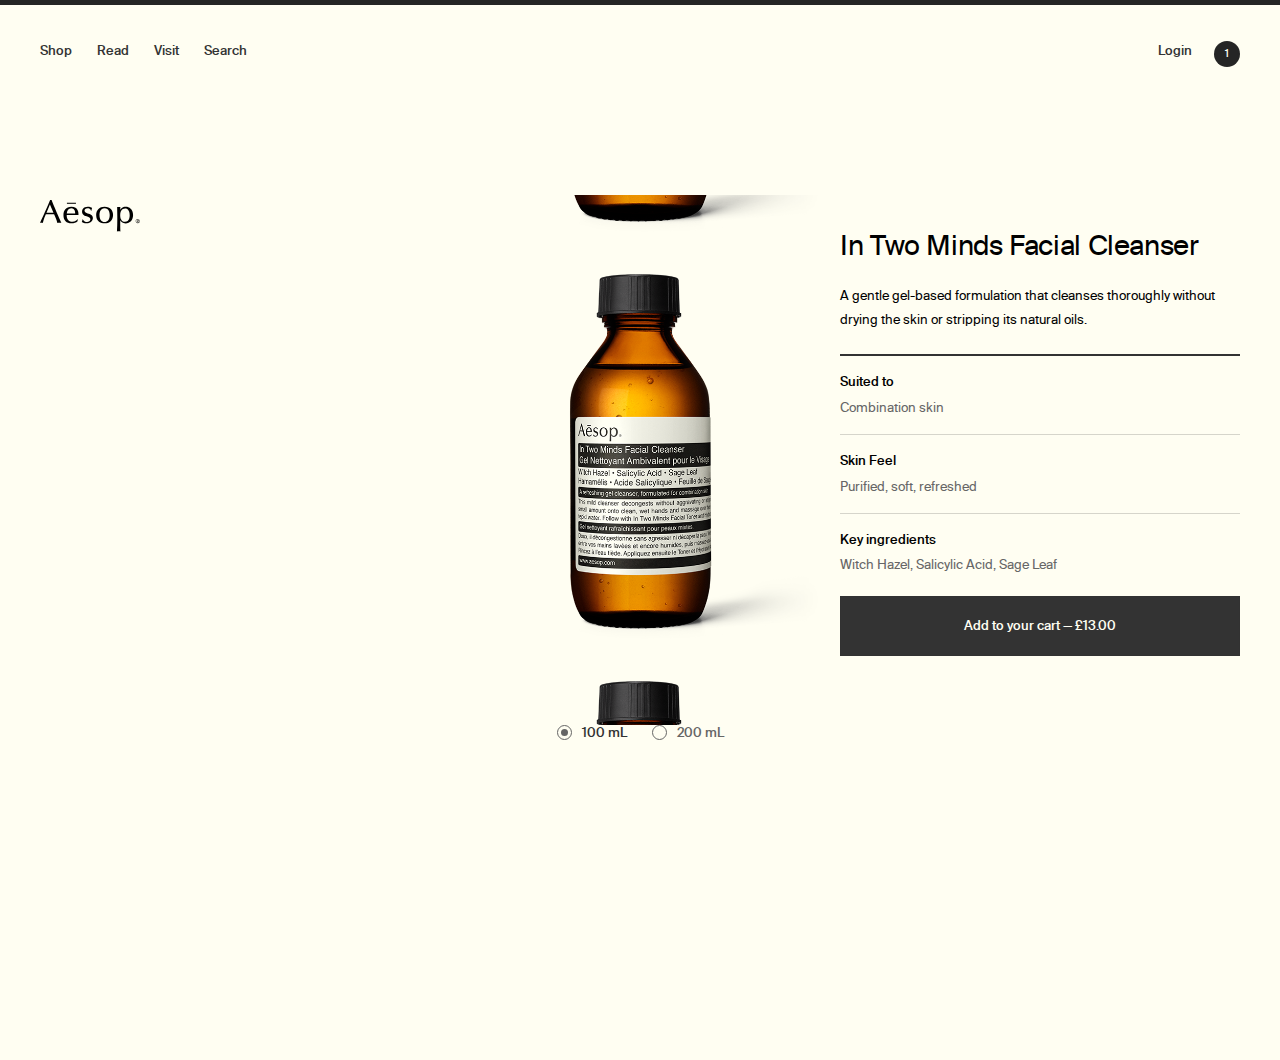
<file: index.html>
<!DOCTYPE html>
<html lang="en">

<head>
    <meta charset="UTF-8">
    <meta name="viewport" content="width=device-width, initial-scale=1.0">
    <meta http-equiv="X-UA-Compatible" content="ie=edge">
    <link rel="shortcut icon" type="image/x-icon" media="all" href="img/favicon.ico">
    <title>A&#275;sop - In Two Minds Facial Cleanser</title>
    <link rel="stylesheet" href="css/style.css">
</head>

<body>
    <!-- side Modal off-canvas (follow ziew liew vanillaJS) -->
    <!-- from the top height or translate downwards -->
    <div class="aesop">

        <!-- Cart section -->
        <section class="cart is-hidden">
            <div class="cart__wrapper">
                <div class="cart__inner">
                    <div class="cart__products">
                        <div class="cart__header">
                            <div class="cart__header__title-label">Cart</div>
                            <div class="cart__header__size-label">Size</div>
                            <div class="cart__header__quantity-label">Quantity</div>
                            <button aria-label="Close" data-test-ref="CART_CLOSE" class="cart__header__close"><svg class="Icon" role="img" viewBox="0 0 50 50">
                                    <g>
                                        <polygon points="50,5 45,0 25,20 5,0 0,5 20,25 0,45 5,50 25,30 45,50 50,45 30,25"></polygon>
                                    </g>
                                </svg></button>
                        </div>
                        <ul class="cart__list" id="cart">
                            <li class="cart__list__item">
                                <div class="cart__product">
                                    <div class="cart__product__name__wrapper">
                                        <a class="cart__product__name">In Two Minds Facial Cleanser</a>
                                        <div class="cart__product__size">100mL</div>
                                    </div>

                                    <!-- Cart Quantity section will probably swap out for a SELECT field-->
                                    <div class="cart__product__quantity">
                                        <button class="cart__product__quantity--button cart__product__quantity--closed"><span class="cart__product__quantity__amount">1</span>
                                            <svg aria-labelledby="ee3b3f1f-3db3-473a-a75e-c26081b1b70f" class="icon cart__product__quantity--icon" role="img" viewBox="0 0 50 50">
                                                <title id="ee3b3f1f-3db3-473a-a75e-c26081b1b70f">Change quantity</title>
                                                <g>
                                                    <polygon points="25,31.3 4.2,10.5 0.1,14.6 25,39.5 50,14.6 45.9,10.5 "></polygon>
                                                </g>
                                            </svg>
                                        </button>
                                    </div>
                                    <!-- End of Cart Quantity section -->
                                    <div class="card__product__remove"><button class="card__product__remove-button">Remove</button></div>
                                    <div class="card__product__total">£23.00</div>
                                </div>
                            </li>
                        </ul>
                    </div>
                    <div class="cart__summary">
                        <div class="cart__summary__wrapper">
                            <div class="cart__summary__promo">
                                <button aria-label="Apply a promotional code" class="cart__summary__promo--button" data-ref="promoCodeModal-toggle" data-test-ref="CART_PROMO_CTA" type="button">
                                    <div class="cart__summary__promo--button__wrapper">
                                        <h5 class="cart__summary__promo--label">Apply a promotional code</h5>
                                        <div class="cart__summary__promo--icon__wrapper">
                                            <svg class="icon cart__summary__promo--button__icon" data-ref="promoCodeModal-icon" role="img" viewBox="0 0 50 50">
                                                <g>
                                                    <circle class="Glyph-addWithCircle--circle" cx="25" cy="25" r="22" fill="none"></circle>
                                                    <polygon class="Glyph-addWithCircle--plus" points="26.2,15.2 23.8,15.2 23.8,23.9 15,23.9 15,26.4 23.8,26.4 23.8,35.1 26.2,35.1 26.2,26.4 35,26.4 35,23.9 26.2,23.9 "></polygon>
                                                </g>
                                            </svg>
                                        </div>
                                    </div>
                                </button>
                            </div>
                            <div class="cart__summary__item  cart__summary--no-border">
                                <h5 class="cart__summary__item-label">Subtotal (Tax Incl.)</h5>
                                <div class="cart__summary__item-amount cart__summary__subtotal-amount">£23.00</div>
                            </div>
                            <div class="cart__summary__row">
                                <div class="cart__summary__notice">
                                    <div class="cart__summary__notice__item">Please note that PayPal is not available for Digital Gift Card purchases.</div>
                                    <div class="cart__summary__notice__item">Shipping to the United Kingdom.</div>
                                </div>
                                <div class="cart__summary__checkout__button__wrapper">
                                    <button class="button button--large cart__summary__checkout__button" type="button" data-test-ref="CART_CHECKOUT_CTA">
                                        <div class="button__content"><span class="button__label">Checkout</span></div>
                                    </button>
                                </div>
                            </div>
                        </div>
                    </div>
                </div>
            </div>
        </section>
        <!-- End of Cart section -->
        <!-- Nav section -->
        <nav class="nav">
            <div class="nav-header nav--large">
                <ul class="nav-list nav-list--inline nav-list--main">
                    <li class="nav-list__item"><a class="nav-list__link" href="#" role="menuitem" tabindex="0"><span class="no-wrap">Shop</span></a></li>
                    <li class="nav-list__item"><a class="nav-list__link" href="#" role="menuitem" tabindex="0"><span class="no-wrap">Read</span></a></li>
                    <li class="nav-list__item"><a class="nav-list__link" href="#" role="menuitem" tabindex="0"><span class="no-wrap">Visit</span></a></li>
                    <li class="nav-list__item"><a class="nav-list__link" href="#" role="menuitem" tabindex="0"><span class="no-wrap">Search</span></a></li>

                </ul>
                <ul class="nav-list nav-list--inline nav-list__secondary">
                    <li class="nav-list__spacer"></li>
                    <li class="nav-list__item nav-list__item--no-margin">
                        <a href="#" class="link nav-list__link"><span class="link__content">Login</span></a>
                    </li>
                    <li class="nav-list__cart nav-list__no-border">
                        <button aria-label="Shopping cart, 1 item" class="nav__cart" data-count="1" data-test-ref="NAV_CART" type="button"></button>
                    </li>
                </ul>
                <button class="nav-border__button"></button>
            </div>
            <a class="nav-logo" href="#"><svg aria-labelledby="4d69333b-2fcc-4b51-b8c3-e06bd9c18f57" class="Icon NavLogo-icon" role="img" viewBox="0 0 489.7 154.3"><title id="4d69333b-2fcc-4b51-b8c3-e06bd9c18f57">Aesop logo</title><g><path class="NavLogo-icon--path" d="M48.6,22.5L31.8,62.2h34.2L48.6,22.5z M28.6,70.3c-3.2,7.4-9.6,21.7-14.9,42c-1.9-0.3-3.5-0.9-6.6-0.9c-3.1,0-5,0.6-7.1,0.9C14.3,81.2,38,28.9,49.4,0c1.3,0.2,2.3,0.5,4,0.5c1.4,0,2.3-0.2,3.5-0.5c12.3,33.7,47.8,111.7,48.1,112.3c-2.7-0.5-5.5-0.9-9.5-0.9c-4.2,0-7.2,0.5-10.3,0.9c-5.6-19.2-12.2-33.2-16.2-42H28.6z"></path><path class="NavLogo-icon--path" d="M172.4,66.6c0-5.3,0-26.6-19.2-26.6c-14,0-20.7,10.6-22.2,26.6H172.4z M130.9,73.3c0,4.5,0,13.6,4.3,21c7.4,12.1,17.8,12.5,22.5,12.5c15.7,0,23.1-9.6,25.5-13l1.9,0.4c-1,4.5-1,7.1-1.1,9.6c-7.1,6.7-16.8,10.5-29.8,10.5c-24.4,0-39.3-15.4-39.3-40.1c0-22.1,12.2-40.7,38.5-40.7c35.8,0,35.3,31.1,35.1,39.8H130.9z"></path><path class="NavLogo-icon--path" d="M249.6,52.1c-0.6-2.4-1.6-6.4-6.2-9.6c-3.4-2.4-7.8-2.7-10.4-2.7c-9.8,0-14.9,5.1-14.9,12c0,9.3,9.5,12.7,15.1,14.1c14.3,3.7,25.8,6.7,25.8,22.8c0,12.2-8.5,25.8-30.8,25.8c-13,0-22-5.5-23.7-6.7c2.1-3.9,3.4-10.7,3.7-12.8l1.9-0.5c1.1,2.7,2.7,7.1,8.7,10.6c4,2.4,8.2,3,11.7,3c8.4,0,16.2-4,16.2-13.2c0-9.1-5.5-10.9-22.3-16.4c-6.9-2.3-18.3-7.2-18.3-21.3c0-9.1,5.6-23.9,27.8-23.9c11.1,0,17.5,3.4,21.2,5.3c-1.6,4.2-2.7,8-3.2,13.5H249.6z"></path><path class="NavLogo-icon--path" d="M291.5,73.5c0,22.3,9.8,34.6,24.5,34.6c15.4,0,25.5-13.3,25.5-34.5c0-12.5-3.9-33.8-24.7-33.8C291.5,39.8,291.5,68.6,291.5,73.5 M357.9,73c0,25.5-17.6,41.5-42,41.5c-17,0-40.8-7.7-40.8-40.6c0-25,16.7-40.6,40.8-40.6 C346.3,33.4,357.9,53.4,357.9,73"></path><path class="NavLogo-icon--path" d="M399.4,49.6c-3.2,4-6.6,9.8-6.6,25.7c0,14.1,3.2,19.4,6.6,23.4c4.1,5,9.6,7.9,17,7.9 c22.9,0,22.9-27.1,22.9-32.3c0-24.2-11.6-33-22-33C408.7,41.2,403.1,44.9,399.4,49.6 M419.3,114.7c-15.1,0-23.6-8.3-26.2-14.9 c0,25.2-0.2,39.8,0.8,54.5c-2.4-0.6-4.5-0.9-8.4-0.9c-4,0-6.1,0.3-8.6,0.9c1.3-20.8,1.8-41.9,1.8-62.7c0-14.6-0.3-34.3-0.8-57.6 c2.2,0.5,4.8,0.9,7.9,0.9c2.9,0,5.6-0.5,7.9-0.9c-0.6,8.8-0.6,11.2-0.6,14.6c2.6-4.2,9.5-15.4,27.3-15.4c16,0,35.6,11.7,35.6,40.3 C455.9,98.8,440.3,114.7,419.3,114.7"></path><rect x="131.8" y="13.5" class="NavLogo-icon--path" width="44.3" height="5"></rect><path class="NavLogo-icon--path" d="M477.2,98.1c0,1.6,0,3,0,4.4c1.3,0,4.3,0,4.3-2.3C481.5,98.1,479.2,98.1,477.2,98.1 M484.9,109.1 c-0.4,0-0.7-0.1-1.2-0.1c-0.4,0-0.8,0.1-1.5,0.1c-2-2.9-3.6-4.5-4.7-5.8h-0.4c0,1.8,0,3.2,0.2,5.8c-0.5,0-0.7-0.1-1.3-0.1 c-0.6,0-0.8,0.1-1.1,0.1c0.1-1.3,0.2-2.7,0.2-6.2c0-3-0.1-4.4-0.1-5.7c0.9,0,1.5,0,2.9,0c2.9,0,5.9,0,5.9,2.8c0,2.5-2.7,2.9-3.9,3 c0.8,1.1,4.4,5.1,5.1,5.9L484.9,109.1z M479.2,94.8c-4.8,0-8.5,3.8-8.5,8.6c0,4.9,3.6,8.6,8.5,8.6c4.9,0,8.5-3.7,8.5-8.6 C487.8,98.7,484.3,94.8,479.2,94.8 M479.2,92.9c5.9,0,10.5,4.7,10.5,10.5c0,5.9-4.7,10.5-10.5,10.5c-5.8,0-10.5-4.6-10.5-10.5 C468.8,97.5,473.5,92.9,479.2,92.9"></path></g></svg></a>
        </nav>
        <!-- End of Nav section -->
        <!-- Product ATF section -->
        <form class="product">
            <div class="product__inner product__inner--visible">
                <div class="product__wrapper">
                    <div class="product-image__wrapper">
                        <div class="product-image">
                            <div class="product-image__main product-image__container">
                                <div class="full-image" alt="" id="product_image"></div>
                            </div>

                                    <ul class="product-variants__list">
                                        <li class="product-variants__item-option">
                                            <label class="form-radio product-variants__radio">
                                                <input type="radio" class="form-radio__input" value="0" name="variation" checked>
                                                <span class="form-radio--pseudo"></span>
                                                <span class="form-radio--focus"></span>
                                                <span class="form-radio__label" data-ref="productVariant-label">100 mL</span>
                                            </label>
                                        </li>
                                        <li class="product-variants__item-option">
                                            <label class="form-radio product-variants__radio">
                                                <input type="radio" class="form-radio__input" value="1" name="variation">
                                                <span class="form-radio--pseudo"></span>
                                                <span class="form-radio--focus"></span>
                                                <span class="form-radio__label" data-ref="productVariant-label">200 mL</span>
                                            </label>
                                        </li>
                                    </ul>

                                </div>
                            </div>
                            <div class="product-info__wrapper">
                                <div class="product-info__summary">
                                    <h1 class="product-info__summary__title">In Two Minds Facial Cleanser</h1>
                                    <p class="product-info__summary__description">A gentle gel-based formulation that cleanses thoroughly without drying the skin or stripping its natural oils.</p>
                                </div>
                                <div class="product-info__details">
                                    <ul class="product-info__list">
                                        <li class="product-info__item">
                                            <div class="product-info__item__title">Suited to</div>
                                            <div class="product-info__item__description">Combination skin</div>
                                        </li>
                                        <li class="product-info__item">
                                            <div class="product-info__item__title">Skin Feel</div>
                                            <div class="product-info__item__description">Purified, soft, refreshed</div>
                                        </li>
                                        <li class="product-info__item">
                                            <div class="product-info__item__title">Key ingredients
                                                <button aria-label="View more ingredients" class="PDPHeaderCommonProductDetails-moreBtn" data-ref="ingredientOverlay-toggle" type="button">
                                                    <svg class="more-btn" data-ref="ingredientOverlay-icon" role="img" viewBox="0 0 50 50">
                                                        <g>
                                                            <circle class="Glyph-addAndCloseWithCircle--circle" cx="25" cy="25" r="22" fill="none"></circle>
                                                            <polygon class="Glyph-addAndCloseWithCircle--plus" points="26.2,15.2 23.8,15.2 23.8,23.9 15,23.9 15,26.4 23.8,26.4 23.8,35.1 26.2,35.1 26.2,26.4 35,26.4 35,23.9 26.2,23.9 "></polygon>
                                                            <polygon class="Glyph-addAndCloseWithCircle--close" points="32.9,19 31.2,17.3 25,23.4 18.8,17.2 17,19 23.3,25.2 17.1,31.3 18.8,33 25,26.9 31.2,33.1 33,31.3 26.7,25.1 "></polygon>
                                                        </g>
                                                    </svg>
                                                </button>
                                            </div>
                                            <div class="product-info__item__description">Witch Hazel, Salicylic Acid, Sage Leaf</div>
                                        </li>
                                    </ul>
                                </div>
                                <div class="button--cta button--cta--large" data-item="">
                                    <button class="button button--filled button--large button--action" type="button" data-action="ADD_TO_CART">
                                        <div class="button__content">
                                            <span class="button__label" data-ref="ctaButton-label" id="button_label"></span>
                                            <span class="button__label button__label--action">Added to your cart</span>
                                            <span class="button-loading button-loading--light">
                                    <span class="button-loading-dot"></span>
                                            <span class="button-loading-dot"></span>
                                            <span class="button-loading-dot"></span>
                                            </span>
                                        </div>
                                    </button>
                                </div>
                            </div>
                        </div>
                    </div>
        </form>
        <!-- End of Product ATF section -->
    </div>
    <script src="js/index.js"></script>
</body>

</html>
</file>
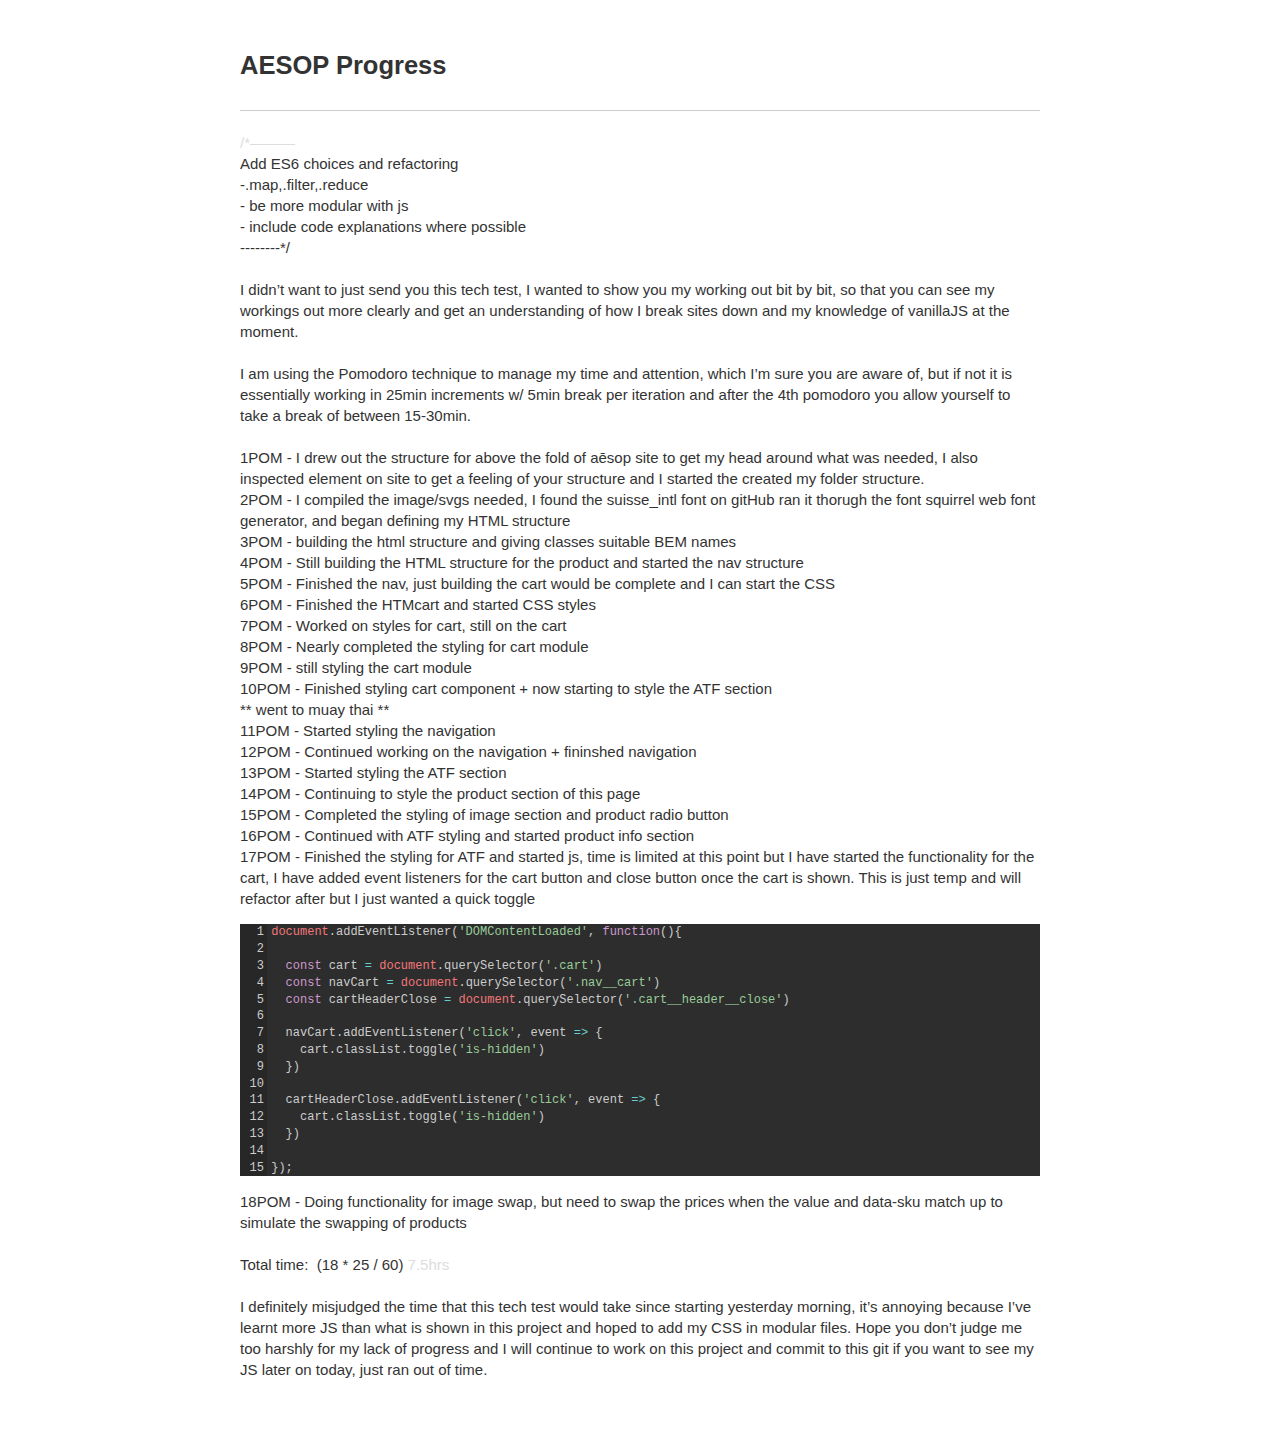
<file: aesop-progress.html>
<!DOCTYPE html>
    <html>
    <head>
      <meta charset="utf-8">
      <meta http-equiv="X-UA-Compatible" content="IE=edge">
      <!-- common.css -->
      <style>* {-webkit-tap-highlight-color: rgba(0,0,0,0);}html {-webkit-text-size-adjust: none;}body {font-family: -apple-system, Helvetica, Arial, sans-serif;margin: 0;padding: 20px;color: #333;word-wrap: break-word;}h1, h2, h3, h4, h5, h6 {line-height: 1.1;}img {max-width: 100% !important;height: auto;}blockquote {margin: 0;padding: 0 15px;color: #777;border-left: 4px solid #ddd;}hr {background-color: #ddd;border: 0;height: 1px;margin: 15px 0;}code {font-family: Menlo, Consolas, 'Ubuntu Mono', Monaco, 'source-code-pro', monospace;line-height: 1.4;margin: 0;padding: 0.2em 0;font-size: 90%;background-color: rgba(0,0,0,0.04);border-radius: 3px;}pre > code {margin: 0;padding: 0;font-size: 100%;word-break: normal;background: transparent;border: 0;}ol {list-style-type: decimal;}ol ol, ul ol {list-style-type: lower-latin;}ol ol ol, ul ol ol, ul ul ol, ol ul ol {list-style-type: lower-roman;}table {border-spacing: 0;border-collapse: collapse;margin-top: 0;margin-bottom: 16px;}table th {font-weight: bold;}table th, table td {padding: 6px 13px;border: 1px solid #ddd;}table tr {border-top: 1px solid #ccc;}table tr:nth-child(even) {background-color: #f8f8f8;}input[type="checkbox"] {cursor: default;margin-right: 0.5em;font-size: 13px;}.task-list-item {list-style-type: none;}.task-list-item+.task-list-item {margin-top: 3px;}.task-list-item input {float: left;margin: 0.3em 1em 0.25em -1.6em;vertical-align: middle;}#tag-field {margin: 8px 2px 10px;}#tag-field .tag {display: inline-block;background: #cadff3;border-radius: 4px;padding: 1px 8px;color: black;font-size: 12px;margin-right: 10px;line-height: 1.4;}</style>
      <!-- ace-static.css -->
      <style>.ace_static_highlight {white-space: pre-wrap;}.ace_static_highlight .ace_gutter {width: 2em;text-align: right;padding: 0 3px 0 0;margin-right: 3px;}.ace_static_highlight.ace_show_gutter > .ace_line {padding-left: 2.6em;}.ace_static_highlight .ace_line {position: relative;}.ace_static_highlight .ace_gutter-cell {-moz-user-select: -moz-none;-khtml-user-select: none;-webkit-user-select: none;user-select: none;top: 0;bottom: 0;left: 0;position: absolute;}.ace_static_highlight .ace_gutter-cell:before {content: counter(ace_line, decimal);counter-increment: ace_line;}.ace_static_highlight {counter-reset: ace_line;}</style>
      <style>.ace-tomorrow-night-eighties .ace_gutter {background: #272727;color: #CCC}.ace-tomorrow-night-eighties .ace_print-margin {width: 1px;background: #272727}.ace-tomorrow-night-eighties {background-color: #2D2D2D;color: #CCCCCC}.ace-tomorrow-night-eighties .ace_constant.ace_other,.ace-tomorrow-night-eighties .ace_cursor {color: #CCCCCC}.ace-tomorrow-night-eighties .ace_marker-layer .ace_selection {background: #515151}.ace-tomorrow-night-eighties.ace_multiselect .ace_selection.ace_start {box-shadow: 0 0 3px 0px #2D2D2D;}.ace-tomorrow-night-eighties .ace_marker-layer .ace_step {background: rgb(102, 82, 0)}.ace-tomorrow-night-eighties .ace_marker-layer .ace_bracket {margin: -1px 0 0 -1px;border: 1px solid #6A6A6A}.ace-tomorrow-night-bright .ace_stack {background: rgb(66, 90, 44)}.ace-tomorrow-night-eighties .ace_marker-layer .ace_active-line {background: #393939}.ace-tomorrow-night-eighties .ace_gutter-active-line {background-color: #393939}.ace-tomorrow-night-eighties .ace_marker-layer .ace_selected-word {border: 1px solid #515151}.ace-tomorrow-night-eighties .ace_invisible {color: #6A6A6A}.ace-tomorrow-night-eighties .ace_keyword,.ace-tomorrow-night-eighties .ace_meta,.ace-tomorrow-night-eighties .ace_storage,.ace-tomorrow-night-eighties .ace_storage.ace_type,.ace-tomorrow-night-eighties .ace_support.ace_type {color: #CC99CC}.ace-tomorrow-night-eighties .ace_keyword.ace_operator {color: #66CCCC}.ace-tomorrow-night-eighties .ace_constant.ace_character,.ace-tomorrow-night-eighties .ace_constant.ace_language,.ace-tomorrow-night-eighties .ace_constant.ace_numeric,.ace-tomorrow-night-eighties .ace_keyword.ace_other.ace_unit,.ace-tomorrow-night-eighties .ace_support.ace_constant,.ace-tomorrow-night-eighties .ace_variable.ace_parameter {color: #F99157}.ace-tomorrow-night-eighties .ace_invalid {color: #CDCDCD;background-color: #F2777A}.ace-tomorrow-night-eighties .ace_invalid.ace_deprecated {color: #CDCDCD;background-color: #CC99CC}.ace-tomorrow-night-eighties .ace_fold {background-color: #6699CC;border-color: #CCCCCC}.ace-tomorrow-night-eighties .ace_entity.ace_name.ace_function,.ace-tomorrow-night-eighties .ace_support.ace_function,.ace-tomorrow-night-eighties .ace_variable {color: #6699CC}.ace-tomorrow-night-eighties .ace_support.ace_class,.ace-tomorrow-night-eighties .ace_support.ace_type {color: #FFCC66}.ace-tomorrow-night-eighties .ace_heading,.ace-tomorrow-night-eighties .ace_markup.ace_heading,.ace-tomorrow-night-eighties .ace_string {color: #99CC99}.ace-tomorrow-night-eighties .ace_comment {color: #999999}.ace-tomorrow-night-eighties .ace_entity.ace_name.ace_tag,.ace-tomorrow-night-eighties .ace_entity.ace_other.ace_attribute-name,.ace-tomorrow-night-eighties .ace_meta.ace_tag,.ace-tomorrow-night-eighties .ace_variable {color: #F2777A}.ace-tomorrow-night-eighties .ace_indent-guide {background: url([data-uri]) right repeat-y}</style>
      <!-- export.css -->
      <style>
        body{margin:0 auto;max-width:800px;line-height:1.4}
        #nav{margin:5px 0 10px;font-size:15px}
        #titlearea{border-bottom:1px solid #ccc;font-size:17px;padding:10px 0;}
        #contentarea{font-size:15px;margin:16px 0}
        .cell{outline:0;min-height:20px;margin:5px 0;padding:5px 0;}
        .code-cell{font-family:Menlo,Consolas,'Ubuntu Mono',Monaco,'source-code-pro',monospace;font-size:12px;}
        .latex-cell{white-space:pre-wrap;}
      </style>
      <!-- User CSS -->
      <style> .text-cell {font-size: 15px;}.code-cell {font-size: 12px;}.markdown-cell {font-size: 15px;}.latex-cell {font-size: 15px;}</style>
    </head>
    <body>
      
      <div id="titlearea">
        <h2>AESOP Progress</h2>
      </div>
      <div id="contentarea"><div class="cell text-cell"><div><span style="color: rgb(221, 221, 221);">/*———</span><br></div><div>Add ES6 choices and refactoring</div><div>-.map,.filter,.reduce</div><div>- be more modular with js</div><div>- include code explanations where possible</div><div>--------*/</div><div><br></div><div>I didn’t want to just send you this tech test, I wanted to show you my working out bit by bit, so that you can see my workings out more clearly and get an understanding of how I break sites down and my knowledge of vanillaJS at the moment.&nbsp;</div><div><br></div><div>I am using the Pomodoro technique to manage my time and attention, which I’m sure you are aware of, but if not it is essentially working in 25min increments w/ 5min break per iteration and after the 4th pomodoro you allow yourself to take a break of between 15-30min.</div><div><br></div>1POM - I drew out the structure for above the fold of aēsop site to get my head around what was needed, I also inspected element on site to get a feeling of your structure and I started the created my folder structure.&nbsp;<div>2POM - I compiled the image/svgs needed, I found the suisse_intl font on gitHub ran it thorugh the font squirrel web font generator, and began defining my HTML structure</div><div>3POM - building the html structure and giving classes suitable BEM names</div><div>4POM - Still building the HTML structure for the product and started the nav structure</div><div>5POM - Finished the nav, just building the cart would be complete and I can start the CSS</div><div>6POM - Finished the HTMcart and started CSS styles&nbsp;</div><div>7POM - Worked on styles for cart, still on the cart</div><div>8POM - Nearly completed the styling for cart module</div><div>9POM - still styling the cart module&nbsp;</div><div>10POM - Finished styling cart component + now starting to style the ATF section</div><div>** went to muay thai **</div><div>11POM - Started styling the navigation</div><div>12POM - Continued working on the navigation + fininshed navigation</div><div>13POM - Started styling the ATF section&nbsp;</div><div>14POM - Continuing to style the product section of this page</div><div>15POM - Completed the styling of image section and product radio button</div><div>16POM - Continued with ATF styling and started product info section</div><div>17POM - Finished the styling for ATF and started js, time is limited at this point but I have started the functionality for the cart, I have added event listeners for the cart button and close button once the cart is shown. This is just temp and will refactor after but I just wanted a quick toggle</div></div><div class="cell code-cell"><div class="ace-tomorrow-night-eighties"><div class="ace_static_highlight ace_show_gutter" style="counter-reset:ace_line 0"><div class="ace_line"><span class="ace_gutter ace_gutter-cell" unselectable="on"></span><span class="ace_variable ace_language">document</span><span class="ace_punctuation ace_operator">.</span><span class="ace_identifier">addEventListener</span><span class="ace_paren ace_lparen">(</span><span class="ace_string">'DOMContentLoaded'</span><span class="ace_punctuation ace_operator">,</span> <span class="ace_storage ace_type">function</span><span class="ace_paren ace_lparen">(</span><span class="ace_paren ace_rparen">)</span><span class="ace_paren ace_lparen">{</span>
</div><div class="ace_line"><span class="ace_gutter ace_gutter-cell" unselectable="on"></span>
</div><div class="ace_line"><span class="ace_gutter ace_gutter-cell" unselectable="on"></span>  <span class="ace_storage ace_type">const</span> <span class="ace_identifier">cart</span> <span class="ace_keyword ace_operator">=</span> <span class="ace_variable ace_language">document</span><span class="ace_punctuation ace_operator">.</span><span class="ace_identifier">querySelector</span><span class="ace_paren ace_lparen">(</span><span class="ace_string">'.cart'</span><span class="ace_paren ace_rparen">)</span>
</div><div class="ace_line"><span class="ace_gutter ace_gutter-cell" unselectable="on"></span>  <span class="ace_storage ace_type">const</span> <span class="ace_identifier">navCart</span> <span class="ace_keyword ace_operator">=</span> <span class="ace_variable ace_language">document</span><span class="ace_punctuation ace_operator">.</span><span class="ace_identifier">querySelector</span><span class="ace_paren ace_lparen">(</span><span class="ace_string">'.nav__cart'</span><span class="ace_paren ace_rparen">)</span>
</div><div class="ace_line"><span class="ace_gutter ace_gutter-cell" unselectable="on"></span>  <span class="ace_storage ace_type">const</span> <span class="ace_identifier">cartHeaderClose</span> <span class="ace_keyword ace_operator">=</span> <span class="ace_variable ace_language">document</span><span class="ace_punctuation ace_operator">.</span><span class="ace_identifier">querySelector</span><span class="ace_paren ace_lparen">(</span><span class="ace_string">'.cart__header__close'</span><span class="ace_paren ace_rparen">)</span>
</div><div class="ace_line"><span class="ace_gutter ace_gutter-cell" unselectable="on"></span>  
</div><div class="ace_line"><span class="ace_gutter ace_gutter-cell" unselectable="on"></span>  <span class="ace_identifier">navCart</span><span class="ace_punctuation ace_operator">.</span><span class="ace_identifier">addEventListener</span><span class="ace_paren ace_lparen">(</span><span class="ace_string">'click'</span><span class="ace_punctuation ace_operator">,</span> <span class="ace_identifier">event</span> <span class="ace_keyword ace_operator">=&gt;</span> <span class="ace_paren ace_lparen">{</span>
</div><div class="ace_line"><span class="ace_gutter ace_gutter-cell" unselectable="on"></span>    <span class="ace_identifier">cart</span><span class="ace_punctuation ace_operator">.</span><span class="ace_identifier">classList</span><span class="ace_punctuation ace_operator">.</span><span class="ace_identifier">toggle</span><span class="ace_paren ace_lparen">(</span><span class="ace_string">'is-hidden'</span><span class="ace_paren ace_rparen">)</span>
</div><div class="ace_line"><span class="ace_gutter ace_gutter-cell" unselectable="on"></span>  <span class="ace_paren ace_rparen">})</span>
</div><div class="ace_line"><span class="ace_gutter ace_gutter-cell" unselectable="on"></span>
</div><div class="ace_line"><span class="ace_gutter ace_gutter-cell" unselectable="on"></span>  <span class="ace_identifier">cartHeaderClose</span><span class="ace_punctuation ace_operator">.</span><span class="ace_identifier">addEventListener</span><span class="ace_paren ace_lparen">(</span><span class="ace_string">'click'</span><span class="ace_punctuation ace_operator">,</span> <span class="ace_identifier">event</span> <span class="ace_keyword ace_operator">=&gt;</span> <span class="ace_paren ace_lparen">{</span>
</div><div class="ace_line"><span class="ace_gutter ace_gutter-cell" unselectable="on"></span>    <span class="ace_identifier">cart</span><span class="ace_punctuation ace_operator">.</span><span class="ace_identifier">classList</span><span class="ace_punctuation ace_operator">.</span><span class="ace_identifier">toggle</span><span class="ace_paren ace_lparen">(</span><span class="ace_string">'is-hidden'</span><span class="ace_paren ace_rparen">)</span>
</div><div class="ace_line"><span class="ace_gutter ace_gutter-cell" unselectable="on"></span>  <span class="ace_paren ace_rparen">})</span>
</div><div class="ace_line"><span class="ace_gutter ace_gutter-cell" unselectable="on"></span>
</div><div class="ace_line"><span class="ace_gutter ace_gutter-cell" unselectable="on"></span><span class="ace_paren ace_rparen">})</span><span class="ace_punctuation ace_operator">;</span>
</div></div></div></div><div class="cell text-cell">18POM - Doing functionality for image swap, but need to swap the prices when the value and data-sku match up to simulate the swapping of products<div><br></div><div>Total time: &nbsp;(18 * 25 / 60)&nbsp;<span style="color: rgb(221, 221, 221);">7.5hrs</span><div><br></div><div>I definitely misjudged the time that this tech test would take since starting yesterday morning, it’s annoying because I’ve learnt more JS than what is shown in this project and hoped to add my CSS in modular files. Hope you don’t judge me too harshly for my lack of progress and I will continue to work on this project and commit to this git if you want to see my JS later on today, just ran out of time.&nbsp;<br><div><br></div></div></div></div></div>
      <script></script>
    </body>
    </html>
</file>
<file: css/style.css>
/**
 * Short description using Doxygen-style comment format
 *
 * white : #fffef2;
 * black : #333;
 * line for a while finally concluding here at the end of this paragraph.
 *
 * The long description is ideal for more detailed explanations and
 * documentation. It can include example HTML, URLs, or any other information
 * that is deemed necessary or useful.
 *
 * @tag This is a tag named 'tag'
 *
 * TODO: This is a todo statement that describes an atomic task to be completed
 *   at a later date. It wraps after 80 characters and following lines are
 *   indented by 2 spaces.
 */

/* ==========================================================================
   Imports
   ========================================================================== */
   @import url("base/normalize.css");
   @import url("base/typography.css");

  /* Sub-section comment block
   ========================================================================== */

/* Basic comment */

.example{
    /* Positioning */
    position: absolute;
    z-index: 10;
    top: 0;
    right: 0;
    bottom: 0;
    left: 0;

    /* Display & Box Model */
    display: inline-block;
    overflow: hidden;
    box-sizing: border-box;
    width: 100px;
    height: 100px;
    padding: 10px;
    border: 10px solid #333;
    margin: 10px;

    /* Other */
    background: #000;
    color: #fff;
    font-family: sans-serif;
    font-size: 16px;
    text-align: right;
}

/* ==========================================================================
   Button
   ========================================================================== */

.button {
  position: relative;
  border: 1px solid rgba(51, 51, 51, .2);
  height: 60px;
  min-width: 210px;
  padding: 21px 23px;
  transition: all 500ms ease;
}

button {
  background: transparent;
  border: 0;
  border-radius: 0;
  margin: 0;
  padding: 0;
  cursor: pointer;
}

.button--filled {
  background-color: #333;
}

.button--filled:hover {
  background-color: #000;
}

.button--filled:not(.is-disabled):focus, body:not(.has-touch) .button--filled:not(.is-disabled):hover {
  background-color: #000;
}

.button--large{
  width: 100%;
}


/* bottlefade opacity cubic-bezier(0.645, 0.045, 0.355, 1) 500ms */

body {
  font-size: 1.6rem;
}

.aesop{
  background-color: #fffef2;
  display: flex;
  flex-direction: column;
  min-height: 100%;
}

/* ==========================================================================
   Cart
   ========================================================================== */

   /* Animation */

.cart__wrapper{
    background-color: #252525;
    border-bottom: 1px solid #252525;
    color: #FFFEF2;
    left: 0;
    max-height: 100vh;
    -webkit-overflow-scrolling: touch;
    overflow-y: scroll;
    padding-right: 40px;
    position: fixed;
    top: 0;
    /* transform: none; */
    transform: translateY(0);
    /* width: calc(100vw + 40px); */
    width: 100vw;
    z-index: 1000;
    transition: transform 500ms cubic-bezier(0.215, 0.61, 0.355, 1);
}

.cart.is-hidden .cart__wrapper{
  transform: translateY(-100%);
  /* visibility: hidden; */
}

.cart__inner{
  width: 100vw;
}

.cart__products{
  padding: 40px 40px 0;
}

.cart__header{
  padding: 0 0 15px;
  border-bottom: 2px solid rgba(255, 254, 242, .1);
  display: flex;
  justify-content: space-between;
  /* padding: 10px 20px 15px 0;  check why there was that slight calc(+40px added)*/
  padding: 10px 0px 15px 0;
}

.cart__header__title-label{
  width: calc(100% * 5 / 12);
  flex-basis: auto;
  flex-shrink: 0;
  font-size: 1.5rem;
  line-height: 1.2;
}

.cart__header__size-label{
    font-size: 1.4rem;
    line-height: 1.7;
    width: calc(100% * 3 / 12);
    flex-basis: auto;
    color: #BCBBB4;
}

.cart__header__quantity-label{
  font-family: 'suisse_bp_intlmedium', Georgia, sans-serif;
  font-weight: normal;
  font-size: 1.4rem;
  line-height: 1.7;
  color: #BCBBB4;
  flex-grow: 1;
}

.cart__header__close{
  position: relative;
  top: 5px;
  fill: #999;
  height: 18px;
  padding: 0 2px;
  width: 18px;
}

.cart__list{
  list-style: none;
  margin: 0;
  padding: 0;
}
.cart__list__item{
  align-items: center;
  display: flex;
  height: 70px;
  border-bottom: 1px solid rgba(255, 254, 242, .1);
}

.cart__product{
  display: flex;
  align-items: center;
  width: 100%;
  transition: all 300ms cubic-bezier(0.215, 0.61, 0.355, 1);
}

.cart__product__name__wrapper{
  display: flex;
  flex-shrink: 0;
  flex-wrap: wrap;
  flex-basis: auto;
  width: calc(100% * 8 / 12);
}

.cart__product__name{
  flex-basis: auto;
  width: calc(100% * 5 / 8);
  flex-shrink: 0;
  /* padding-right: 20px; */
  font-size: 1.6rem;
}

.cart__product__size{
  flex-basis: auto;
  width: calc(100% * 3 / 12);
  font-size: 1.6rem;
}

.cart__product__quantity{
  color: #FFF;
  font-size: 1.4rem;
  height: 40px;
  margin: 0;
  position: relative;
  width: 70px;
  margin-right: 30px;
}

.cart__product__quantity--closed {
  border: 1px solid rgba(255, 254, 242, .1);
  padding: 10px 36px 10px 19px;
}

.cart__product__quantity__amount{
  color: #ffffff;
  font-size: 1.4rem;
}

.cart__product__quantity--icon{
  fill: #FFF;
    height: 10px;
    position: absolute;
    right: 15px;
    top: 15px;
    width: 10px;
}

.card__product__remove{
  flex-grow: 1;
  color: #BCBBB4;
  font-size: 1.2rem;
}

.card__product__remove-button{
  font-size: 1.4rem;
  margin: 10px 0;
  opacity: 0;
  transition: all 300ms cubic-bezier(0.215, 0.61, 0.355, 1);
}

.card__product__remove-button:hover{
  color: #BCBBB4;
}

.card__product__total{
  font-size: 1.5rem;
  line-height: 1.2;
  color: #FFFEF2;  
  flex-shrink: 0;
}

.cart__summary__wrapper{
  padding: 30px 40px 40px;
}

.cart__summary__promo{
  /* margin-left: 66.66667%; */
  margin-left: auto; /* slight improvement on initial code */
  padding: 0 0 25px;
  flex-basis: auto;
  width: calc(100% * 4 / 12);
  border-bottom: 1px solid rgba(255, 254, 242, .1);
  display: flex;
  justify-content: space-between;
}

.cart__summary__promo--button{
  width: 100%;
}

.cart__summary__promo--button__wrapper{
  display: flex;
  align-items: center;
  justify-content: space-between;
  width: 100%;
}
.cart__summary__promo--label{
    font-size: 1.5rem;
    line-height: 1.2;
    color: #BCBBB4;
    font-family: 'suisse_bp_intlmedium', Georgia, sans-serif;
    font-weight: normal;
    margin-top: 0;
    transition: color 200ms cubic-bezier(0.645, 0.045, 0.355, 1);
}

.cart__summary__promo--button__icon{
  display: block;
  height: 22px;
  width: 22px;  
}

.cart__summary__promo--button__icon .Glyph-addWithCircle--circle{
  fill: transparent;
  stroke: #BCBBB4;
  stroke-width: 3px;
  transition: fill 200ms cubic-bezier(0.645, 0.045, 0.355, 1), stroke 200ms cubic-bezier(0.645, 0.045, 0.355, 1);
}

.cart__summary__promo--button__icon .Glyph-addWithCircle--plus{
  fill: #999;
  stroke: #999;
  stroke-width: 2px;
  transition: fill 200ms cubic-bezier(0.645, 0.045, 0.355, 1), stroke 200ms cubic-bezier(0.645, 0.045, 0.355, 1);
}

.cart__summary__item{
  margin-left: auto;
  flex-basis: auto;
  width: calc(100% * 4 / 12);
  display: flex;
  justify-content: space-between;
  padding: 25px 0;
}

.cart__summary--no-border{
  border-bottom: none;
}

.cart__summary__item-label{
  font-size: 1.5rem;
  line-height: 1.2;
  font-family: 'suisse_bp_intlmedium', Georgia, sans-serif;
  font-weight: normal;
  margin-top: 0;
  color: #BCBBB4;
}

.cart__summary__subtotal-amount{
  font-size: 2.5rem;
  line-height: 1;
  color: #FFFEF2;
}

.cart__summary__row{
  display: flex;
  align-items: flex-end;
  justify-content: space-between;
}

.cart__summary__notice{
  flex-basis: auto;
  width: calc(100% * 4 / 12);
  padding-right: 3em;
}
.cart__summary__notice__item{
  font-size: 1.5rem;
  color: #BCBBB4;
}

.cart__summary__notice__item:first-child{
  margin-bottom: 5px;
}

.cart__summary__checkout__button__wrapper{
  flex-basis: auto;
  width: calc(100% * 4 / 12);
}

.cart__summary__checkout__button{
  background-color: #666;
}

.button__content{
  display: flex;
  flex-direction: row;
  justify-content: center;
  margin: auto;
  overflow: hidden;
}

.button__label{
  font-family: 'suisse_bp_intlmedium', Georgia, sans-serif;
  font-weight: normal;
  font-size: 1.4rem;
  line-height: 1.1;
  color: #FFFEF2;
  -ms-flex-negative: 0;
  flex-shrink: 0;
  transition: color 200ms cubic-bezier(0.645, 0.045, 0.355, 1), opacity 700ms cubic-bezier(0.645, 0.045, 0.355, 1), transform 700ms cubic-bezier(0.645, 0.045, 0.355, 1);
}

.button__label--action{
  opacity: 0;
  transform: translateY(100%);
}

.button--action .button__content {
  flex-direction: column;
}


/* body.has-tabbed .button:not(.is-disabled):focus, body:not(.has-touch) .button:not(.is-disabled):hover {
  background-color: #333;
} */

/* ==========================================================================
   End of Cart
   ========================================================================== */

   /* ==========================================================================
   Navigation
   ========================================================================== */

  nav.nav{
    box-shadow: inset 0 5px 0 0 #252525;
    height: 80px;
    position: relative;
    animation: fade-in 500ms cubic-bezier(0.215, 0.61, 0.355, 1);
  }

  .nav-header{
    align-items: center;
    background-color: transparent;
    border-bottom: 1px solid transparent;
    color: #333;
    height: 80px;
    justify-content: space-between;
    overflow: hidden;
    position: relative;
    transition: background-color 200ms cubic-bezier(0.645, 0.045, 0.355, 1), border 300ms cubic-bezier(0.645, 0.045, 0.355, 1), color 100ms cubic-bezier(0.645, 0.045, 0.355, 1);
    width: 100%;
    z-index: 900;
    padding-top: 10px;
  }


  .nav-header .nav-list__link:after{
    border-bottom: solid 1px #333;
    content: '';
    display: block;
    margin-top: -3px;
    transform: scaleX(0);
    transform-origin: left;
    transition: transform 250ms cubic-bezier(0.645, 0.045, 0.355, 1);
  }

  .nav-header .nav-list__link:hover::after, .nav-header .nav-list__link.is-active::after {
    transform: scaleX(1);
}

  /*
    This is the fade-in that you can/will apply to the nav-header
      0% {
      opacity: 0;
    }
    100% {
      opacity: 1;
    }
    animation: fade-in 300ms ease forwards;
    opacity: 0;
  */

  .nav--large{
    display: flex;
  }

  .nav--large .nav-list{
    flex-basis: auto;
    width: calc(100% * 1 / 3);
    padding-left: 40px;
    padding-right: 40px;
    flex-grow: 1;
  }

  .nav-list{
    align-items: center;
    display: flex;
    height: 100%;
    list-style-type: none;
    margin: 0;
  }

  .nav-list__item{
    line-height: 1.7;
    font-size: 1.4rem;
    min-height: 8px;
  }

  .nav-list__item.nav-list__item--no-margin:not(:last-child){
    margin-right: 0;
  }

  .nav-list__item:not(:last-child){
    margin-right: 25px;
  }

  .nav-header .nav-list__link{
    font-family: 'suisse_bp_intlmedium', Georgia, sans-serif;
    transition: color 300ms cubic-bezier(0.645, 0.045, 0.355, 1);
  }

  .nav-list__link .link__content{
    white-space: nowrap;
  }


  /* Basic styles from item-list
   ========================================================================== */

  ul{
    padding: 0;
  }

  a {
    color: inherit;
    text-decoration: none;
  }

.nav--large .nav-list__secondary{
    flex-basis: auto;
    width: calc(100% * 2 / 3);
    justify-content: flex-end;
  }

  .nav-list__spacer{
    flex-grow: 1;
  }

.nav-list__cart{
  width: 48px;
  position: relative;
}

.nav__cart{
  font-family: 'suisse_bp_intlmedium', Georgia, sans-serif;
  background: none;
  border: 0;
  color: #FFFEF2;
  display: block;
  font-size: 1.1rem;
  height: 26px;
  line-height: 26px;
  padding: 0;
  position: relative;
  right: 0;
  text-align: center;
  text-indent: -99999px;
  transition: all 400ms cubic-bezier(0.215, 0.61, 0.355, 1);
  width: 26px;
  margin: -13px 0 0 0;
  position: absolute;
  top: 4px;
}

.nav__cart::before {
  background-color: #252525;
  border-radius: 100%;
  content: '';
  transform: none;
  transition: all 300ms cubic-bezier(0.645, 0.045, 0.355, 1);
}

.nav__cart:hover {
  transform: scale(1.15);
}

.nav__cart:after {
  content: attr(data-count);
  text-indent: 0;
}

.nav__cart::before, .nav__cart:after {
  bottom: 0;
  left: 0;
  position: absolute;
  right: 0;
  top: 0;
}

/* make sure that the circle is centered with the login */

.nav-logo{
  height: 38px;
  left: 40px;
  position: absolute;
  top: 195px;
  width: 100px;
  padding-top: 5px;
  z-index: 100; 
}

.product{
  padding: 115px 40px 100px;
  position: relative;
  display: flex;
  flex-direction: column;
  min-height: 85vh;
}

.product__inner{
  width: 100%;
}

.product__wrapper{
  justify-content: space-between;
  display: flex;
  flex-wrap: wrap;
}

.is-visible .product-image__wrapper {
  opacity: 1;
  transform: none;
}

.product-image__wrapper{
  flex-basis: auto;
  width: calc(100% * 8 / 12);
  justify-content: flex-end;
  align-items: flex-end;
  display: flex;
  position: relative;
  transition: opacity 1700ms 100ms cubic-bezier(0.215, 0.61, 0.355, 1), transform 1200ms 100ms cubic-bezier(0.215, 0.61, 0.355, 1);
  margin: 0 auto;
  max-width: 100%;
}

.product-image{
  flex: 0;
  padding: 0;
  position: relative;
  max-width: 100%;
  min-width: 50%;
}

#product_image {
  height: 530px;
  width: 100%;
  background-size: contain;
  max-height: 530px;
  background-position: center center;
  transition: background-image 0.2s ease-in-out;
}

.product-image img{
  height: auto;
  max-height: none;
  width: 100%;
  max-width: 100%;
}

.product-image__container.product-image__main{
  display: flex;
}

.product-image__container{
  margin: 0 auto;
  align-items: center;
  display: none;
  flex-direction: column;
  justify-content: flex-end;
  opacity: 1;
  transition: opacity cubic-bezier(0.645, 0.045, 0.355, 1) 500ms;
}

.product-variants__list{
  margin-top: 10px;
  list-style: none;
  margin: 0;
  padding: 0;
  font-family: 'suisse_bp_intlmedium', Georgia, sans-serif;
  font-size: 1.4rem;
  line-height: 1.1;
  color: #333;
  display: flex;
  justify-content: center;
  width: 100%;
}

.product-image--visible{
  display: block !important;
}

.product-image--invisible{
  display: none !important;
}

.form-radio{
  display: flex;
  align-items: center;
  position: relative;
}

input[type='checkbox'], input[type='radio'], button {
  cursor: pointer;
}

.form-radio__input {
  height: 100%;
  left: 0;
  margin: 0;
  opacity: 0;
  position: absolute;
  top: 0;
  transition: color 200ms cubic-bezier(0.645, 0.045, 0.355, 1);
  width: 100%;
  z-index: 2;
}

.form-radio--pseudo{
  transition: all 500ms ease;
  background: transparent;
  border: 1px solid #666;
  border-radius: 100%;
  float: left;
  height: 13px;
  position: relative;
  transition: border-color 200ms cubic-bezier(0.645, 0.045, 0.355, 1);
  width: 13px;
  z-index: 1;
}

.form-radio__input:checked + .form-radio--pseudo:after {
  background: #666;
}

.form-radio__input:checked + .form-radio--pseudo {
  border-color: #666;
}

.form-radio--pseudo:after {
  background: transparent;
  border-radius: 100%;
  bottom: 3px;
  content: '';
  display: block;
  left: 3px;
  position: absolute;
  right: 3px;
  top: 3px;
  transition: background-color 200ms cubic-bezier(0.645, 0.045, 0.355, 1);
}

.form-radio--focus {
  height: 100%;
  left: 0;
  position: absolute;
  top: 0;
  width: 100%;
  z-index: 1;
}

.form-radio__label{
  font-family: 'suisse_bp_intlmedium', Georgia, sans-serif;
  font-size: 1.4rem;
  line-height: 1.1;
  color: #666;
  padding-left: 10px;
}

.form-radio__input:checked ~ .form-radio__label {
  color: #333;
}

.product-variants__item-option:not(:last-child){
  margin-right: 25px;
}

.product-info__wrapper{
  flex-basis: auto;
  width: calc(100% * 4 / 12);
  max-width: 550px;
  display: flex;
  flex-grow: 0;
  flex-shrink: 0;
  flex-direction: column;
}

.product-info__summary{
  padding: 0 0 23px;
  opacity: 0;
  transition: opacity 1300ms 200ms cubic-bezier(0.645, 0.045, 0.355, 1);
  padding: 0 0 23px;
  position: relative;
}

.product__inner--visible .product-info__summary{
  opacity: 1;
}

.product-info__summary__title{
  margin-bottom: 15px;
  font-size: 3rem;
  line-height: 1.33;
  letter-spacing: -0.0125em;
  font-weight: 400;
}

.product-info__summary__description{
  font-size: 1.4rem;
  padding-top: 4px;
  line-height: 1.7;
}

.product__inner--visible .product-info__details{
  opacity: 1;
}

.product-info__details{
  margin-bottom: 5px;
  border-top: 2px solid #333;
  transition: opacity 1300ms 300ms cubic-bezier(0.215, 0.61, 0.355, 1);
}

.product-info__list{
  list-style: none;
  margin: 0;
  padding: 0;
}

.product-info__item {
  opacity: 0;
  padding: 14px 0;
  transform: translateY(-20px);
  transition: transform 1200ms cubic-bezier(0.215, 0.61, 0.355, 1), opacity 1300ms cubic-bezier(0.215, 0.61, 0.355, 1);
}

.product__inner--visible .product-info__item {
  opacity: 1;
  transform: none;
}

.product-info__item:nth-of-type(2) {
  transition-delay: calc((2 * 100ms) + 200ms);
}

.product-info__item:not(:last-child) {
  border-bottom: 1px solid rgba(51, 51, 51, .2);
}

.product-info__item__title{
  margin-bottom: 2px;
  line-height: 1.7;
  font-size: 1.4rem;
  font-family: 'suisse_bp_intlmedium', Georgia, sans-serif;
}

.product-info__item__description{
  line-height: 1.7;
  font-size: 1.4rem;
  align-items: center;
  color: #666;
  display: flex;
  justify-content: space-between;
}

   /* ==========================================================================
   End of Navigation
   ========================================================================== */
</file>
